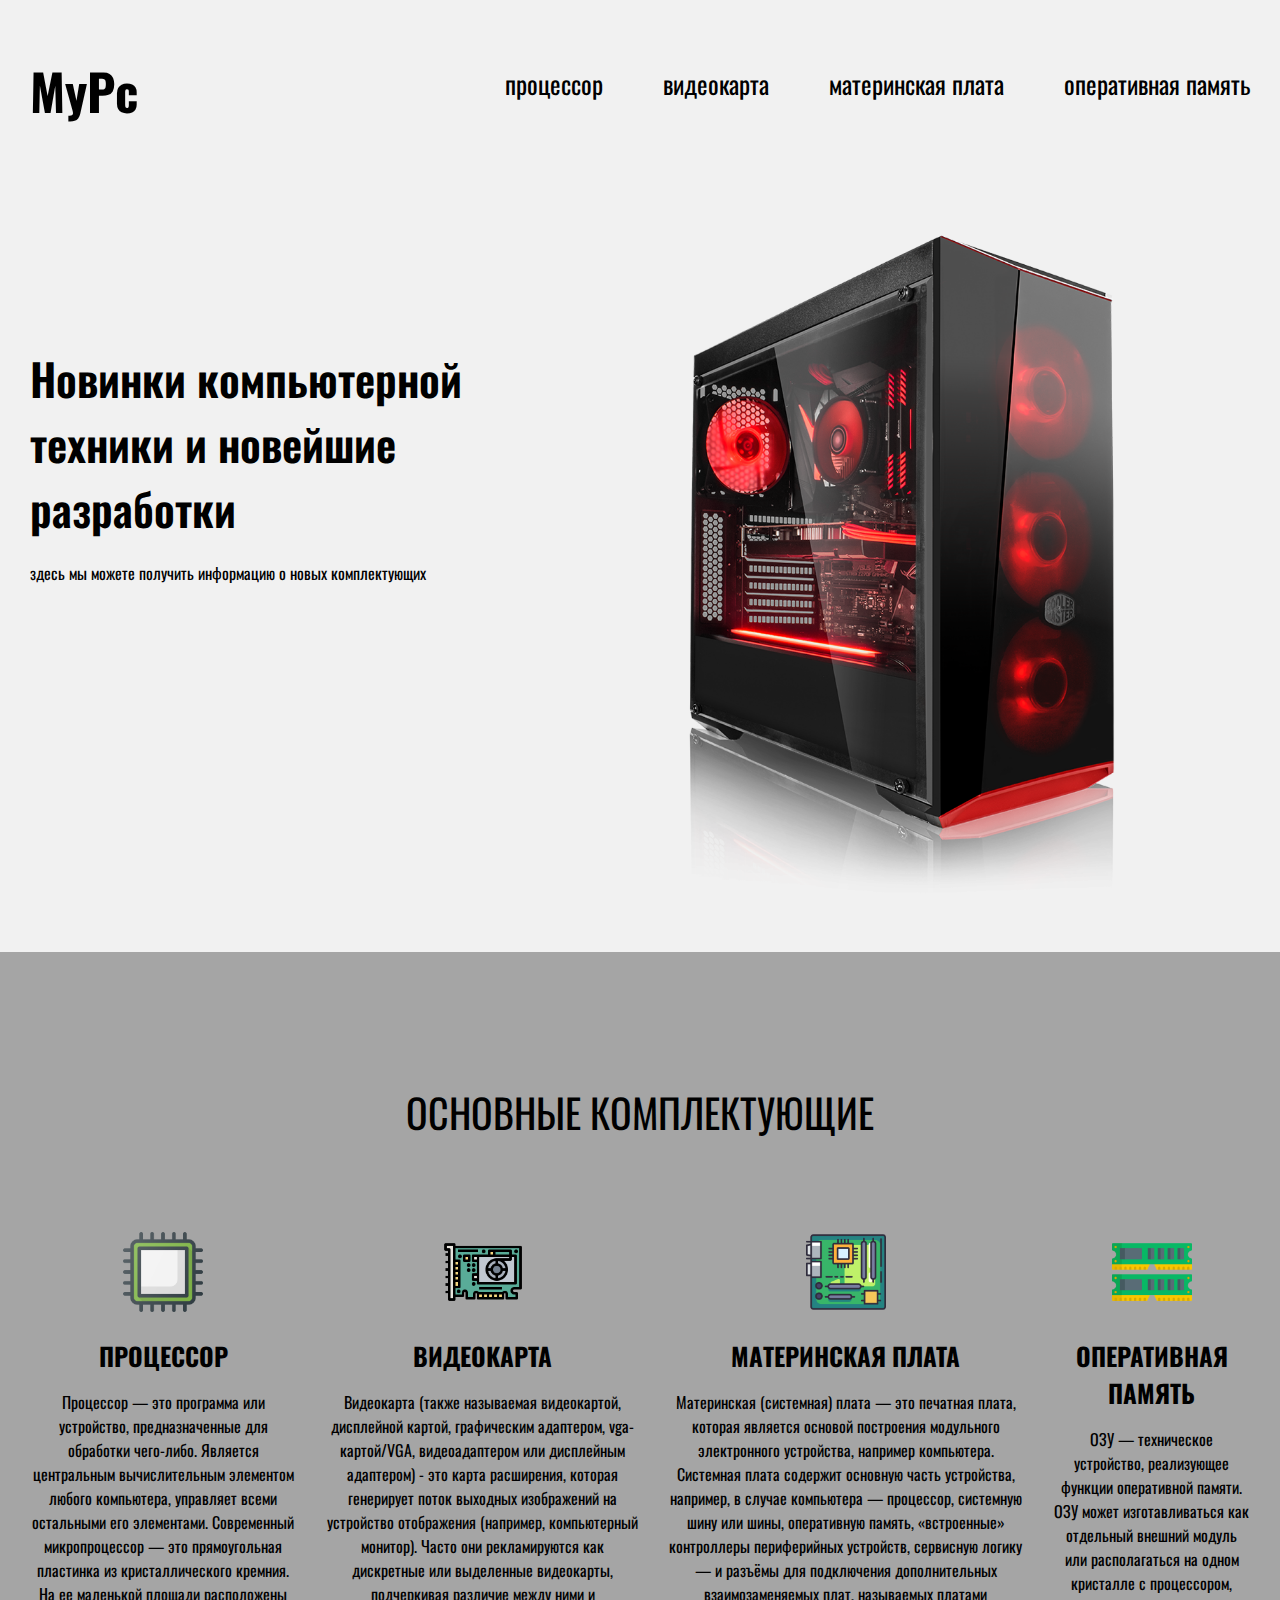
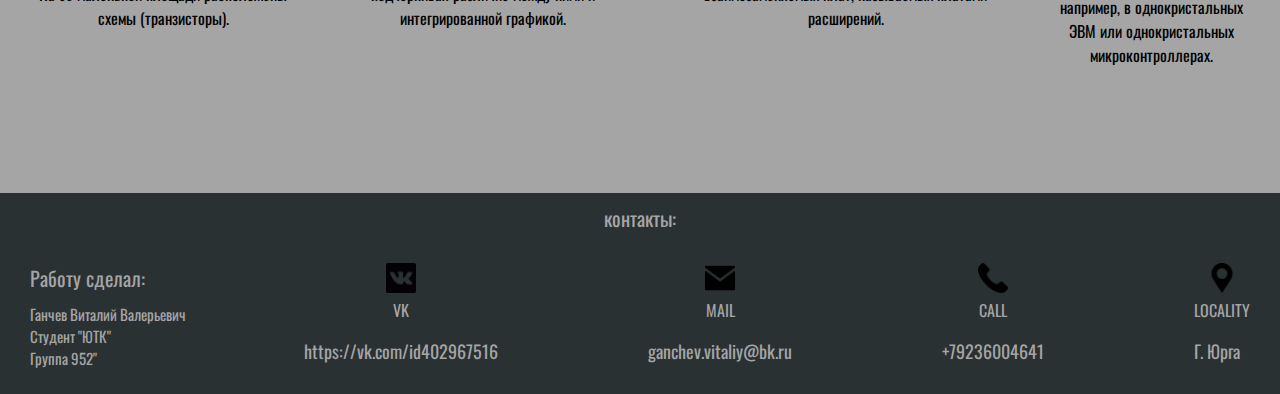
<file: index.html>
<!DOCTYPE html>
<html lang="en">
<head>
    <meta charset="UTF-8">
    <meta name="viewport" content="width=device-width, initial-scale=1.0">
    <title>Document</title>
    <link rel="stylesheet" href="./css/main.css">
</head>
<body>
    <header class="header">
        <div class="container">
            <div class="header_nav">
                <a alt="home" href="./index.html" class="logo">MyPc</a>
                <nav class="nav">
                    <ul class="nav_list">
                        <li class="nav_item"><a href="./navigation/cpu.html" class="nav_link">процессор</a></li>
                        <li class="nav_item"><a href="./navigation/gpu.html" class="nav_link">видеокарта</a></li>
                        <li class="nav_item"><a href="./navigation/mather.html" class="nav_link">материнская плата</a></li>
                        <li class="nav_item"><a href="./navigation/ozy.html" class="nav_link">оперативная память</a></li>
                    </ul>
                </nav>
            </div>
            <div class="header_row">
                <div class="heder_content">
                    <h1 class="header_heading">Новинки компьютерной техники и новейшие разработки<br></h1>
                    <p>здесь мы можете получить информацию о новых комплектующих</p>
                </div>
                <div class="heder_img">
                    <img class="pc" src="./img/header/pc.png" alt="компьютер">
                </div>
            </div>
        </div>
    </header>
    <main class="services">
        <p class="main_title">основные комплектующие</p>
        <div class="container">
            <div class="services_row">
                <div >
                    <img class="services_card_img" src="./img/main/cpu.png" alt="cpu">
                    <h3 class="services_card_title">процессор</h3>
                    <p class="p">Процессор — это программа или устройство, предназначенные для
                         обработки чего-либо. Является центральным вычислительным элементом
                         любого компьютера, управляет всеми остальными его элементами.
                         Современный микропроцессор — это прямоугольная пластинка из
                         кристаллического кремния. На ее маленькой площади расположены
                         схемы (транзисторы).</p>
                </div>
                <div>
                    <img class="services_card_img" src="./img/main/gpu.png" alt="gpu">
                    <h3 class="services_card_title">видеокарта</h3>
                    <p class="p">Видеокарта (также называемая видеокартой, дисплейной картой,
                         графическим адаптером, vga-картой/VGA, видеоадаптером или дисплейным
                         адаптером) - это карта расширения, которая генерирует поток выходных
                         изображений на устройство отображения (например, компьютерный монитор).
                         Часто они рекламируются как дискретные или выделенные видеокарты,
                         подчеркивая различие между ними и интегрированной графикой.</p>
                </div>
                <div>
                    <img class="services_card_img" src="./img/main/mather.png" alt="mather">
                    <h3 class="services_card_title">мaтеринская плата</h3>
                    <p class="p">Материнская (системная) плата — это печатная плата, которая является основой
                         построения модульного электронного устройства, например компьютера.
                        Системная плата содержит основную часть устройства, например, в случае
                         компьютера — процессор, системную шину или шины, оперативную память,
                         «встроенные» контроллеры периферийных устройств, сервисную логику — и
                         разъёмы для подключения дополнительных взаимозаменяемых плат, называемых
                         платами расширений.</p>
                </div>
                <div>
                    <img class="services_card_img" src="./img/main/ram.png" alt="ozy">
                    <h3 class="services_card_title">оперативная память</h3>
                    <p class="p">ОЗУ — техническое устройство, реализующее функции оперативной памяти.
                         ОЗУ может изготавливаться как отдельный внешний модуль или располагаться
                         на одном кристалле с процессором, например, в однокристальных ЭВМ или
                         однокристальных микроконтроллерах.</p>
                </div>
            </div>
        </div>
    </main>
    <footer class="footer">
        <div class="container">
            <p class="footer_title">контакты:</p>
            <div class="footer_card">
                <div>
                    <p class="footer_text">Работу сделал:</p>
                    <p class="footer_text_p">Ганчев Виталий Валерьевич</p>
                    <p class="footer_text_p">Студент "ЮТК"</p>
                    <p class="footer_text_p">Группа 952"</p>
                </div>
                <div class="footer_card_nav">  
                    <div>
                        <img class="footer_img" src="./img/footer/vk.png" alt="">
                        <p class="footer_main_text">vk</p>
                        <P class="footer_card_text">https://vk.com/id402967516</P>
                    </div>
                    <div>
                        <img class="footer_img" src="./img/footer/mail.png" alt="">
                        <p class="footer_main_text">mail</p>
                        <P class="footer_card_text">ganchev.vitaliy@bk.ru</P>
                    </div>
                    <div>
                        <img class="footer_img" src="./img/footer/phone.png" alt="">
                        <p class="footer_main_text">call</p>
                        <P class="footer_card_text">+79236004641</P>
                    </div>
                    <div>
                        <img class="footer_img" src="./img/footer/me.png" alt="">
                        <p class="footer_main_text">locality</p>
                        <P class="footer_card_text">Г. Юрга</P>
                    </div>
                </div> 
            </div>
        </div>
    </footer>
</body>
</html>
</file>
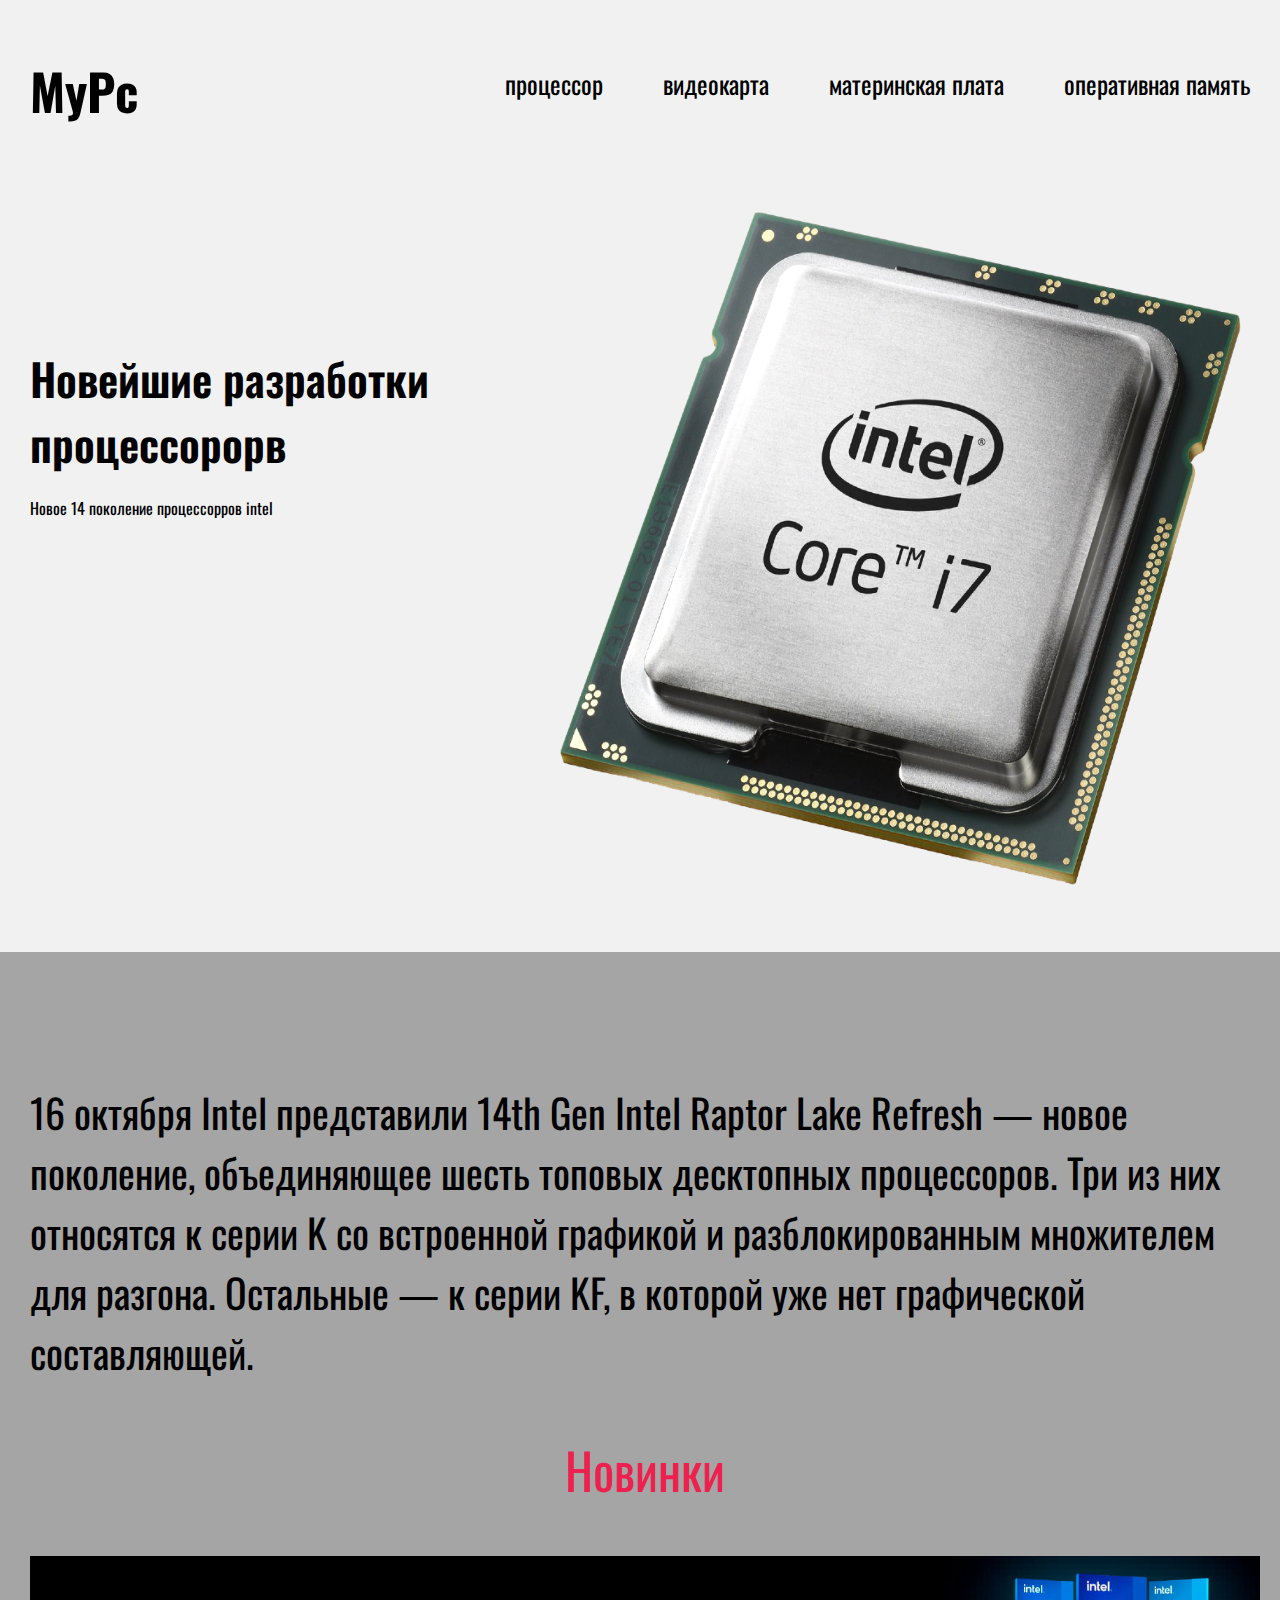
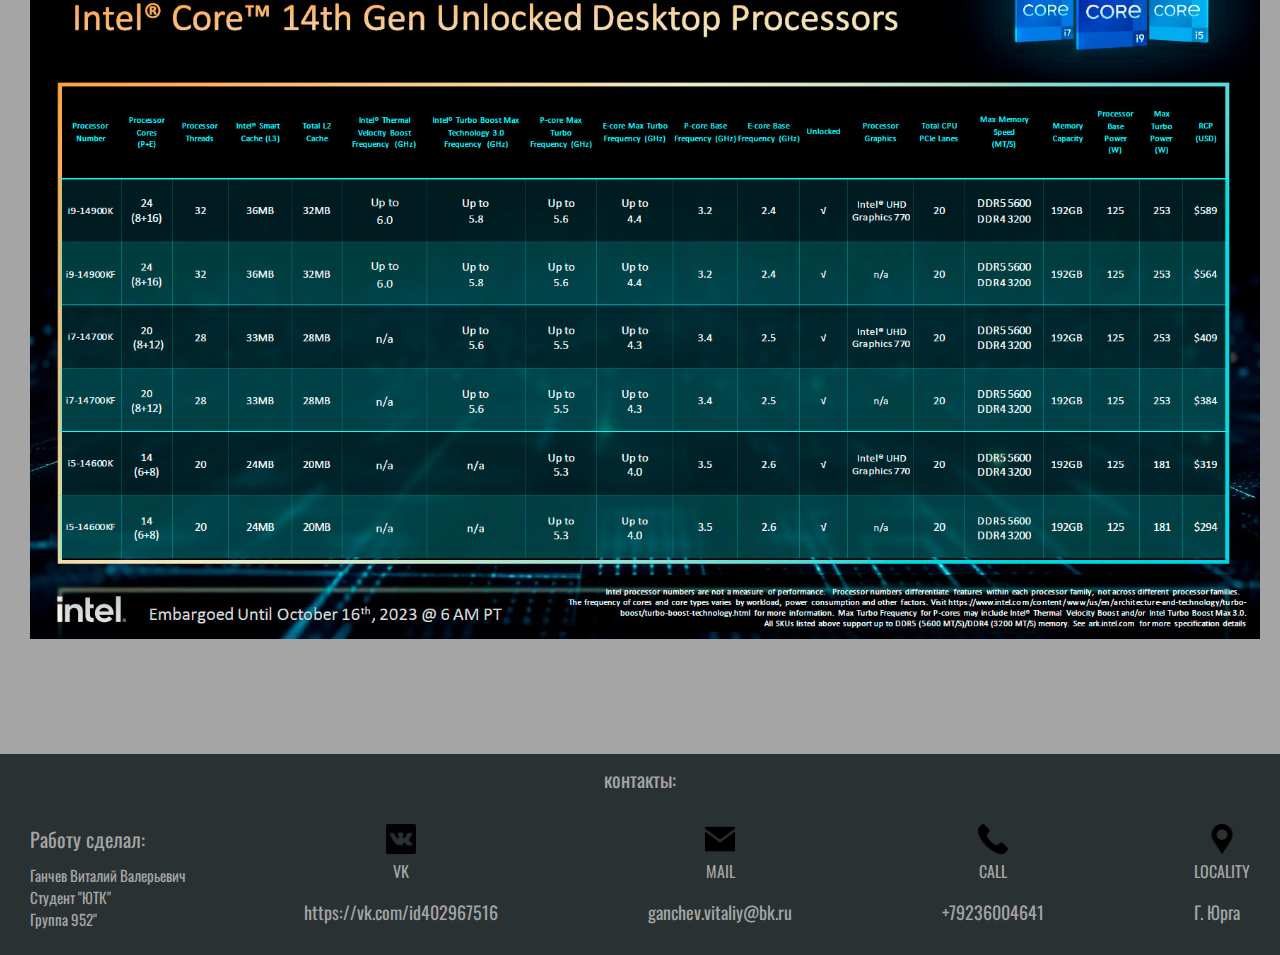
<file: navigation/cpu.html>
<!DOCTYPE html>
<html lang="en">
<head>
    <meta charset="UTF-8">
    <meta name="viewport" content="width=device-width, initial-scale=1.0">
    <title>Document</title>
    <link rel="stylesheet" href="../css/main.css">
    <link rel="stylesheet" href="../css/nav.css">
</head>
<body>
    <header class="header">
        <div class="container">
            <div class="header_nav">
                <a href="../index.html" class="logo">MyPc</a>
                <nav class="nav">
                    <ul class="nav_list">
                        <li class="nav_item"><a href="./cpu.html" class="nav_link">процессор</a></li>
                        <li class="nav_item"><a href="./gpu.html" class="nav_link">видеокарта</a></li>
                        <li class="nav_item"><a href="./mather.html" class="nav_link">материнская плата</a></li>
                        <li class="nav_item"><a href="./ozy.html" class="nav_link">оперативная память</a></li>
                    </ul>
                </nav>
            </div>
            <div class="header_row">
                <div class="heder_content">
                    <h1 class="header_heading">Новейшие разработки процессорорв<br></h1>
                    <p class="nav_text">Новое 14 поколение процессорров intel</p>
                </div>
                <div class="heder_img">
                    <img class="pc" src="../img/header/nav_cpu.png" alt="процессор">
                </div>
            </div>
            </div>
        </div>
    </header>
    <main class="services">
        <div class="container">
            <div class="services_row">
                <div>
                    <p class="nav_main_text">16 октября Intel представили 14th
                         Gen Intel Raptor Lake Refresh — новое поколение, объединяющее
                         шесть топовых десктопных процессоров. Три из них относятся к
                         серии K со встроенной графикой и разблокированным множителем
                         для разгона. Остальные — к серии KF, в которой уже нет графической
                         составляющей.
                    </p>
                    <p class="nav_main_title">
                        Новинки
                    </p>
                    <img class="img" src="../img/nav/cpu.png" alt="">
                </div>
            </div>
        </div>
    </main>
    <footer class="footer">
        <div class="container">
            <p class="footer_title">контакты:</p>
            <div class="footer_card">
                <div>
                    <p class="footer_text">Работу сделал:</p>
                    <p class="footer_text_p">Ганчев Виталий Валерьевич</p>
                    <p class="footer_text_p">Студент "ЮТК"</p>
                    <p class="footer_text_p">Группа 952"</p>
                </div>
                <div class="footer_card_nav">  
                    <div>
                        <img class="footer_img" src="../img/footer/vk.png" alt="">
                        <p class="footer_main_text">vk</p>
                        <P class="footer_card_text">https://vk.com/id402967516</P>
                    </div>
                    <div>
                        <img class="footer_img" src="../img/footer/mail.png" alt="">
                        <p class="footer_main_text">mail</p>
                        <P class="footer_card_text">ganchev.vitaliy@bk.ru</P>
                    </div>
                    <div>
                        <img class="footer_img" src="../img/footer/phone.png" alt="">
                        <p class="footer_main_text">call</p>
                        <P class="footer_card_text">+79236004641</P>
                    </div>
                    <div>
                        <img class="footer_img" src="../img/footer/me.png" alt="">
                        <p class="footer_main_text">locality</p>
                        <P class="footer_card_text">Г. Юрга</P>
                    </div>
                </div> 
            </div>
        </div>
    </footer>
</body>
</html>
</file>
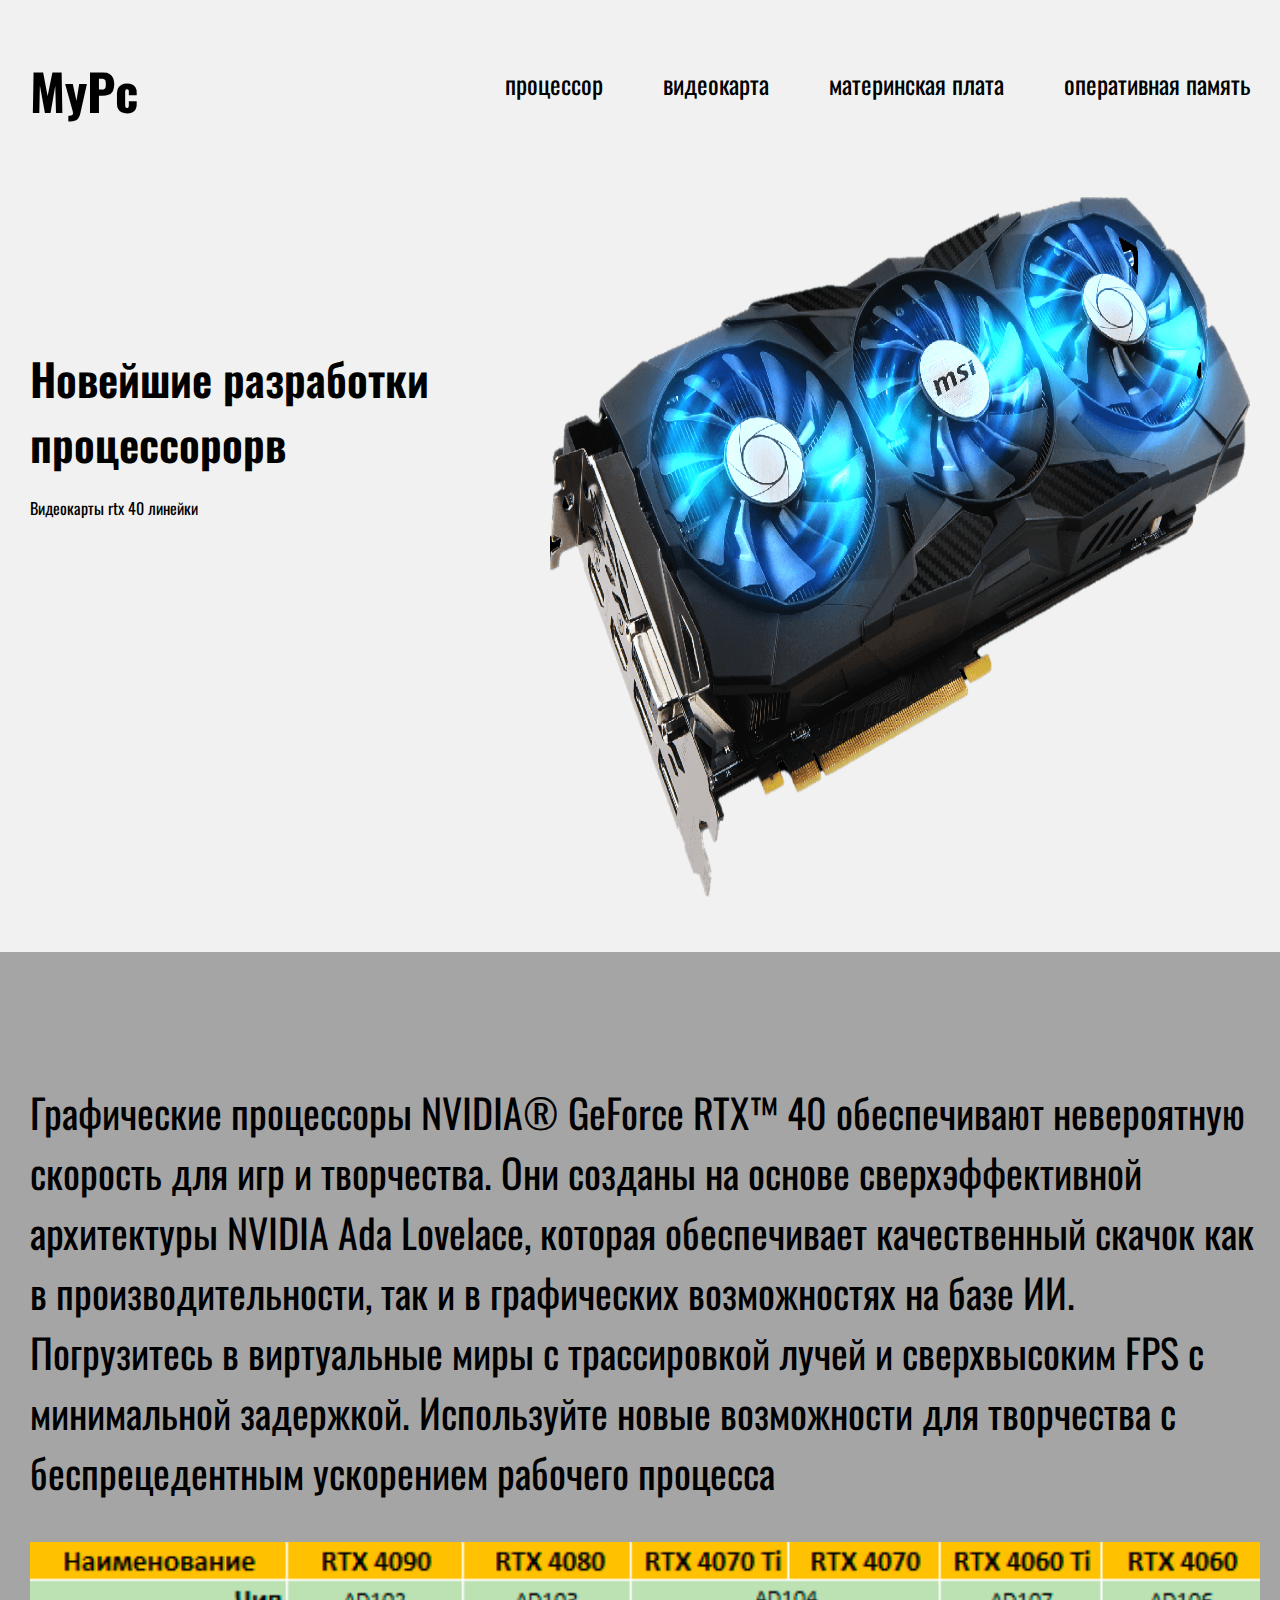
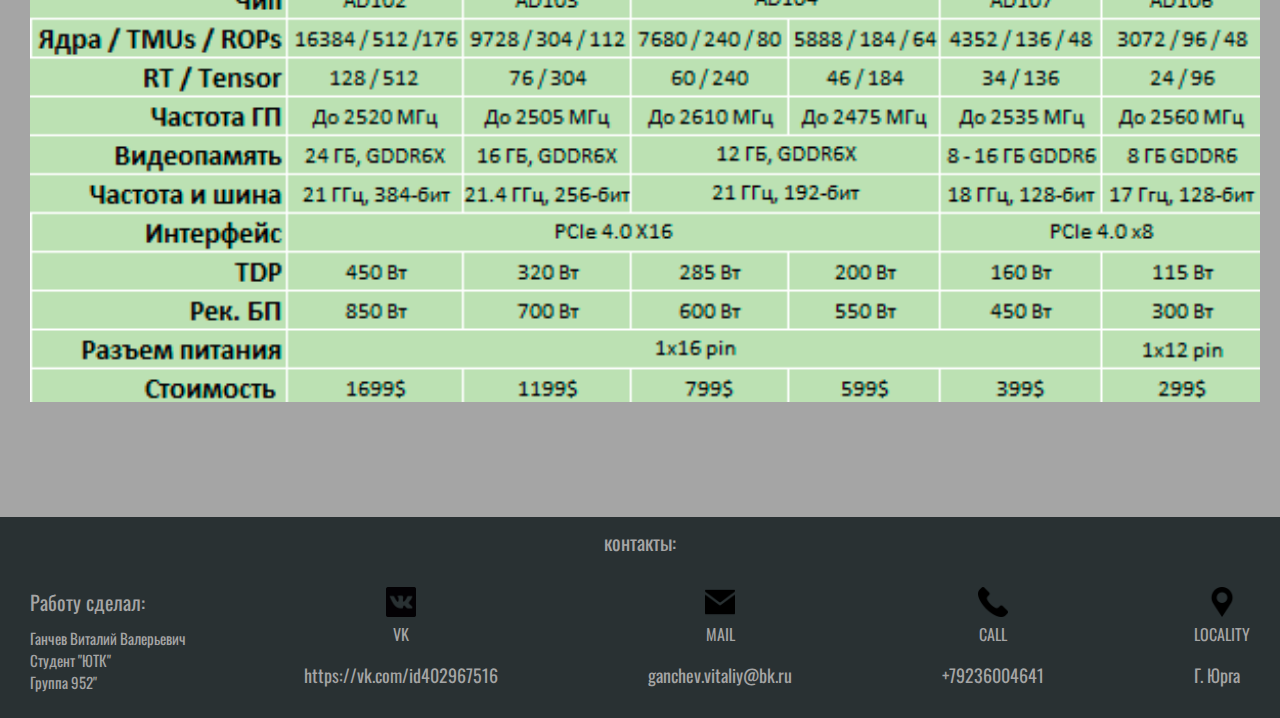
<file: navigation/gpu.html>
<!DOCTYPE html>
<html lang="en">
<head>
    <meta charset="UTF-8">
    <meta name="viewport" content="width=device-width, initial-scale=1.0">
    <title>Document</title>
    <link rel="stylesheet" href="../css/main.css">
    <link rel="stylesheet" href="../css/nav.css">
</head>
<body>
    <header class="header">
        <div class="container">
            <div class="header_nav">
                <a href="../index.html" class="logo">MyPc</a>
                <nav class="nav">
                    <ul class="nav_list">
                        <li class="nav_item"><a href="./cpu.html" class="nav_link">процессор</a></li>
                        <li class="nav_item"><a href="./gpu.html" class="nav_link">видеокарта</a></li>
                        <li class="nav_item"><a href="./mather.html" class="nav_link">материнская плата</a></li>
                        <li class="nav_item"><a href="./ozy.html" class="nav_link">оперативная память</a></li>
                    </ul>
                </nav>
            </div>
            <div class="header_row">
                <div class="heder_content">
                    <h1 class="header_heading">Новейшие разработки процессорорв<br></h1>
                    <p>Видеокарты rtx 40 линейки</p>
                </div>
                <div class="heder_img">
                    <img class="pc" src="../img/header/nav_gpu.png" alt="процессор">
                </div>
            </div>
            </div>
        </div>
    </header>
    <main class="services">
        <div class="container">
            <div class="services_row">
                <div>
                    <p class="nav_main_text">Графические процессоры NVIDIA® GeForce RTX™ 40 обеспечивают невероятную скорость для игр и творчества.
                         Они созданы на основе сверхэффективной архитектуры NVIDIA Ada Lovelace, которая обеспечивает качественный
                         скачок как в производительности, так и в графических возможностях на базе ИИ. Погрузитесь в виртуальные
                         миры с трассировкой лучей и сверхвысоким FPS с минимальной задержкой. Используйте новые возможности для
                        творчества с беспрецедентным ускорением рабочего процесса
                    </p>
                <img class="img" src="../img/nav/gpu.png" alt="">
                </div>
            </div>
        </div>
    </main>
    <footer class="footer">
        <div class="container">
            <p class="footer_title">контакты:</p>
            <div class="footer_card">
                <div>
                    <p class="footer_text">Работу сделал:</p>
                    <p class="footer_text_p">Ганчев Виталий Валерьевич</p>
                    <p class="footer_text_p">Студент "ЮТК"</p>
                    <p class="footer_text_p">Группа 952"</p>
                </div>
                <div class="footer_card_nav">  
                    <div>
                        <img class="footer_img" src="../img/footer/vk.png" alt="">
                        <p class="footer_main_text">vk</p>
                        <P class="footer_card_text">https://vk.com/id402967516</P>
                    </div>
                    <div>
                        <img class="footer_img" src="../img/footer/mail.png" alt="">
                        <p class="footer_main_text">mail</p>
                        <P class="footer_card_text">ganchev.vitaliy@bk.ru</P>
                    </div>
                    <div>
                        <img class="footer_img" src="../img/footer/phone.png" alt="">
                        <p class="footer_main_text">call</p>
                        <P class="footer_card_text">+79236004641</P>
                    </div>
                    <div>
                        <img class="footer_img" src="../img/footer/me.png" alt="">
                        <p class="footer_main_text">locality</p>
                        <P class="footer_card_text">Г. Юрга</P>
                    </div>
                </div> 
            </div>
        </div>
    </footer>
</body>
</html>
</file>
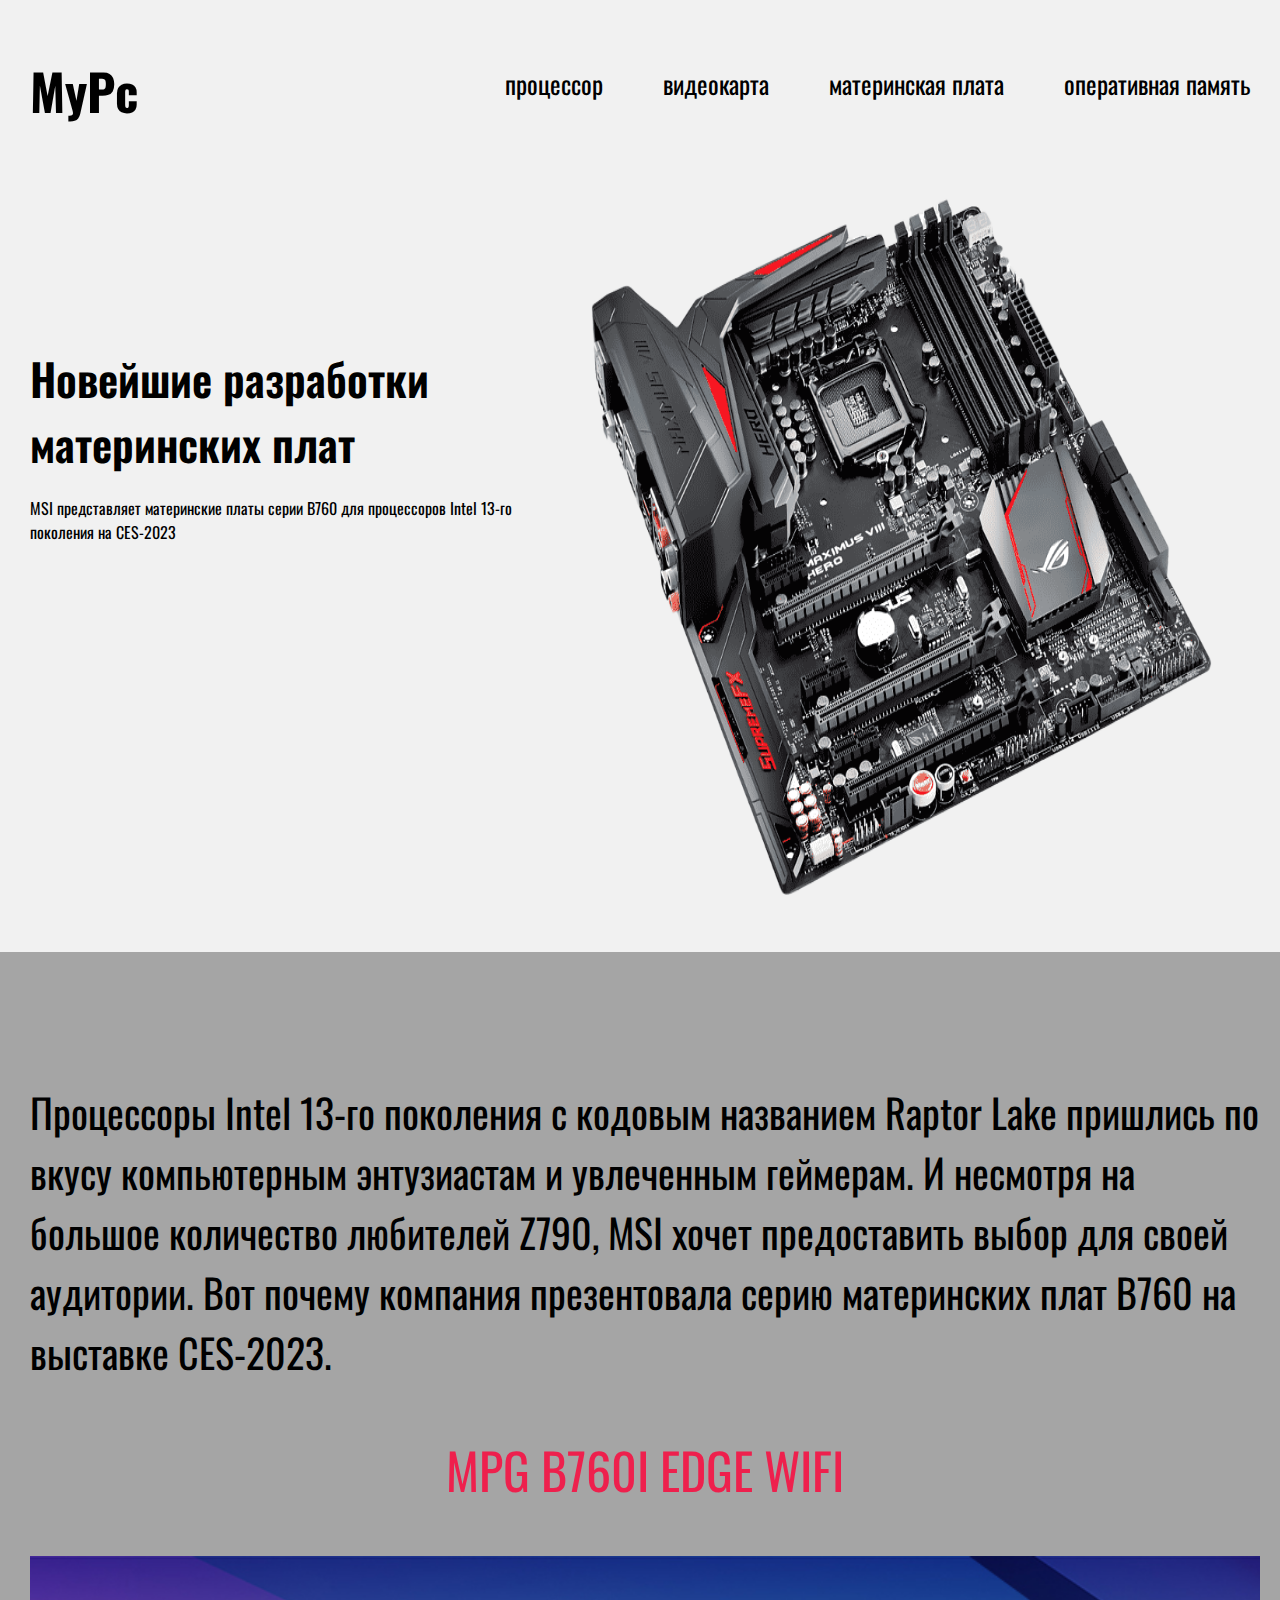
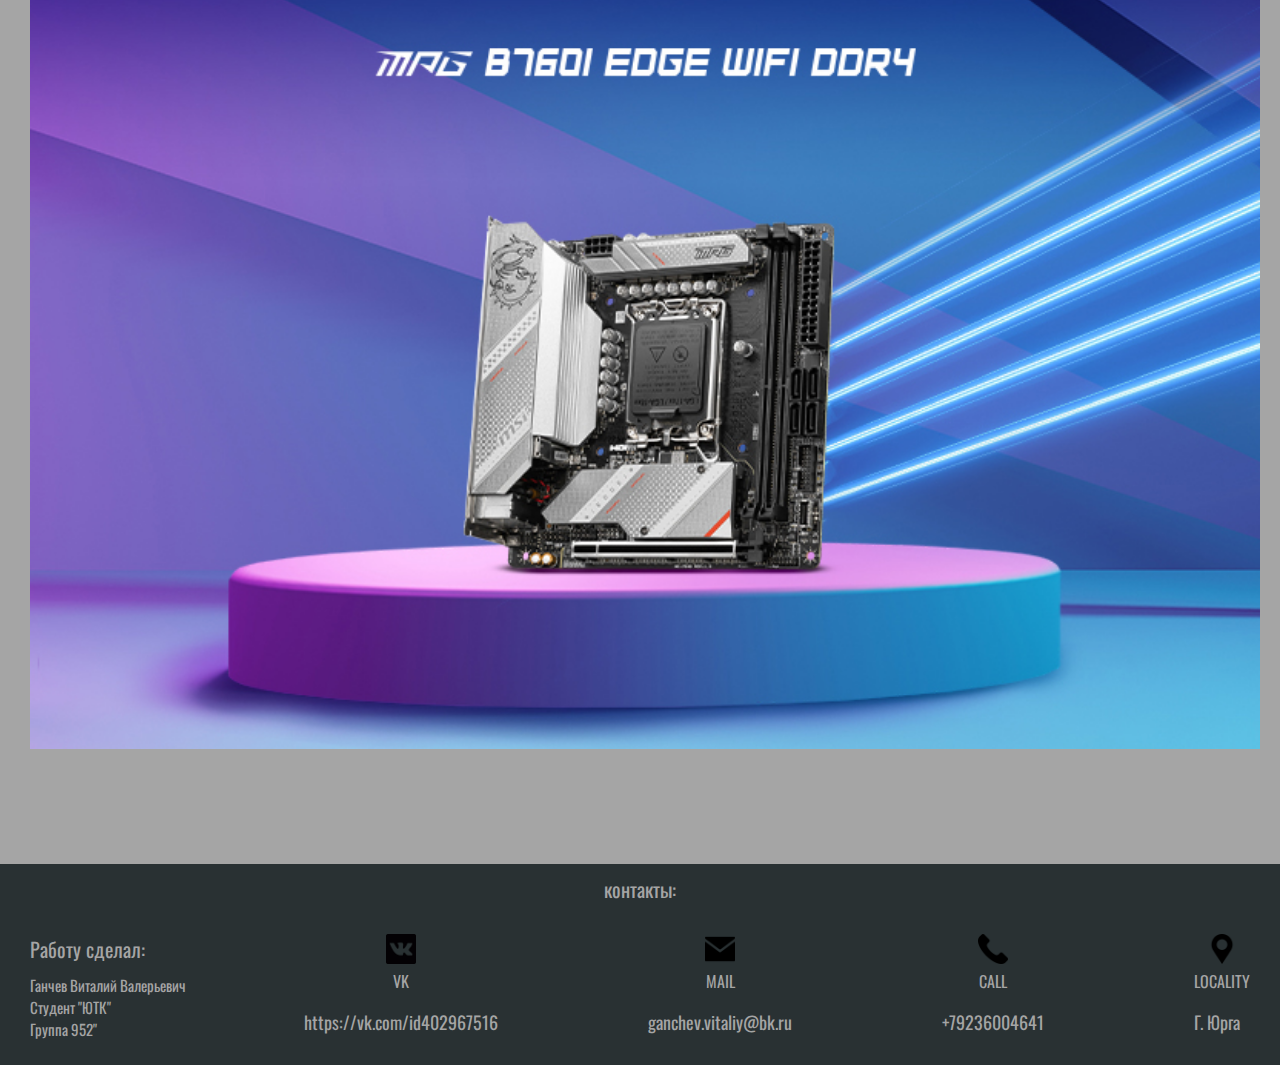
<file: navigation/mather.html>
<!DOCTYPE html>
<html lang="en">
<head>
    <meta charset="UTF-8">
    <meta name="viewport" content="width=device-width, initial-scale=1.0">
    <title>Document</title>
    <link rel="stylesheet" href="../css/main.css">
    <link rel="stylesheet" href="../css/nav.css">
</head>
<body>
    <header class="header">
        <div class="container">
            <div class="header_nav">
                <a href="../index.html" class="logo">MyPc</a>
                <nav class="nav">
                    <ul class="nav_list">
                        <li class="nav_item"><a href="./cpu.html" class="nav_link">процессор</a></li>
                        <li class="nav_item"><a href="./gpu.html" class="nav_link">видеокарта</a></li>
                        <li class="nav_item"><a href="./mather.html" class="nav_link">материнская плата</a></li>
                        <li class="nav_item"><a href="./ozy.html" class="nav_link">оперативная память</a></li>
                    </ul>
                </nav>
            </div>
            <div class="header_row">
                <div class="heder_content">
                    <h1 class="header_heading">Новейшие разработки материнских плат<br></h1>
                    <p>MSI представляет материнские платы серии B760 для процессоров Intel 13-го поколения на CES-2023</p>
                </div>
                <div class="heder_img">
                    <img class="pc" src="../img/header/nav_mather.png" alt="Материнская плата">
                </div>
        </div>
    </header>
    <main class="services">
        <div class="container">
            <div class="services_row">
                <div>
                    <p class="nav_main_text">Процессоры Intel 13-го поколения с кодовым названием
                         Raptor Lake пришлись по вкусу компьютерным энтузиастам и увлеченным геймерам.
                          И несмотря на большое количество любителей Z790, MSI хочет предоставить выбор
                           для своей аудитории. Вот почему компания презентовала серию материнских плат
                            B760 на выставке CES-2023.
                    </p>
                    <p class="nav_main_title">MPG B760I EDGE WIFI</p>
                    <img class="img" src="../img/nav/nav_mather.jpg" alt="">
                </div>
            </div>
        </div>
    </main>
    <footer class="footer">
        <div class="container">
            <p class="footer_title">контакты:</p>
            <div class="footer_card">
                <div>
                    <p class="footer_text">Работу сделал:</p>
                    <p class="footer_text_p">Ганчев Виталий Валерьевич</p>
                    <p class="footer_text_p">Студент "ЮТК"</p>
                    <p class="footer_text_p">Группа 952"</p>
                </div>
                <div class="footer_card_nav">  
                    <div>
                        <img class="footer_img" src="../img/footer/vk.png" alt="">
                        <p class="footer_main_text">vk</p>
                        <P class="footer_card_text">https://vk.com/id402967516</P>
                    </div>
                    <div>
                        <img class="footer_img" src="../img/footer/mail.png" alt="">
                        <p class="footer_main_text">mail</p>
                        <P class="footer_card_text">ganchev.vitaliy@bk.ru</P>
                    </div>
                    <div>
                        <img class="footer_img" src="../img/footer/phone.png" alt="">
                        <p class="footer_main_text">call</p>
                        <P class="footer_card_text">+79236004641</P>
                    </div>
                    <div>
                        <img class="footer_img" src="../img/footer/me.png" alt="">
                        <p class="footer_main_text">locality</p>
                        <P class="footer_card_text">Г. Юрга</P>
                    </div>
                </div> 
            </div>
        </div>
    </footer>
</body>
</html>
</file>
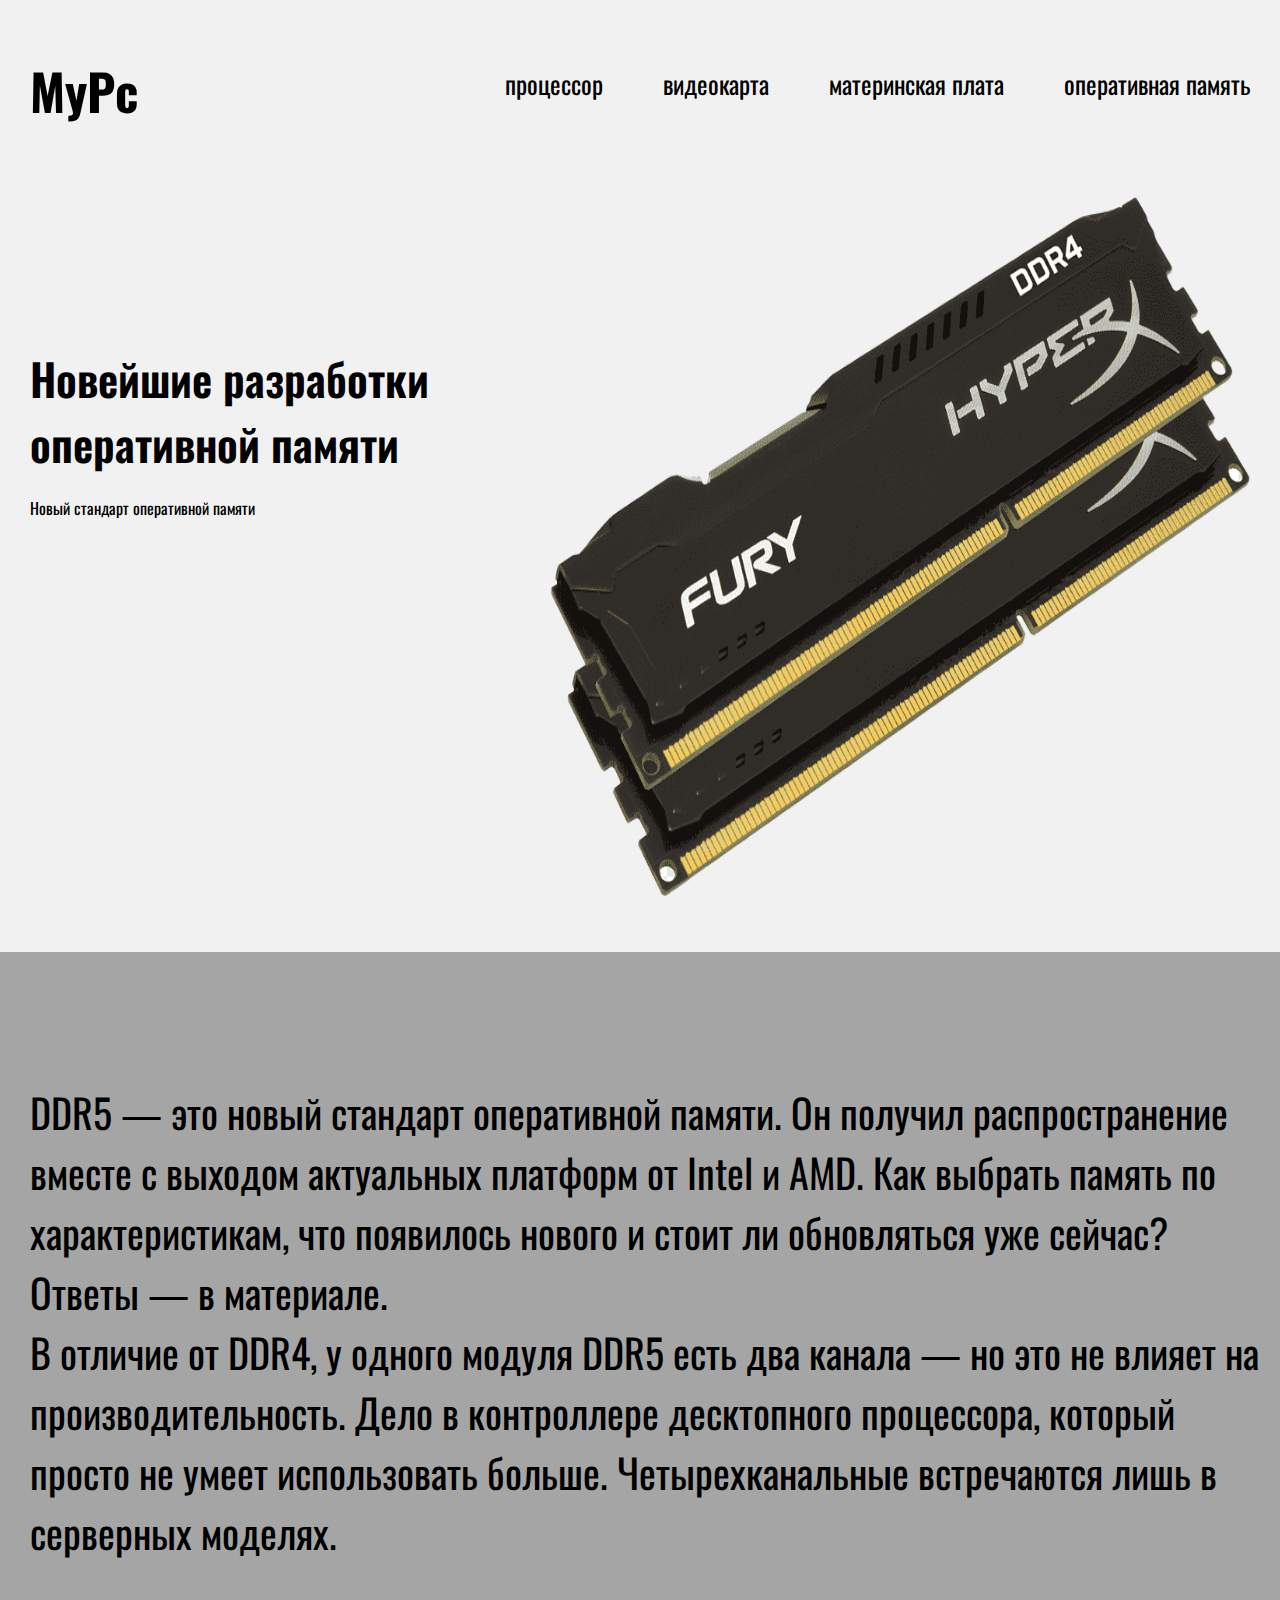
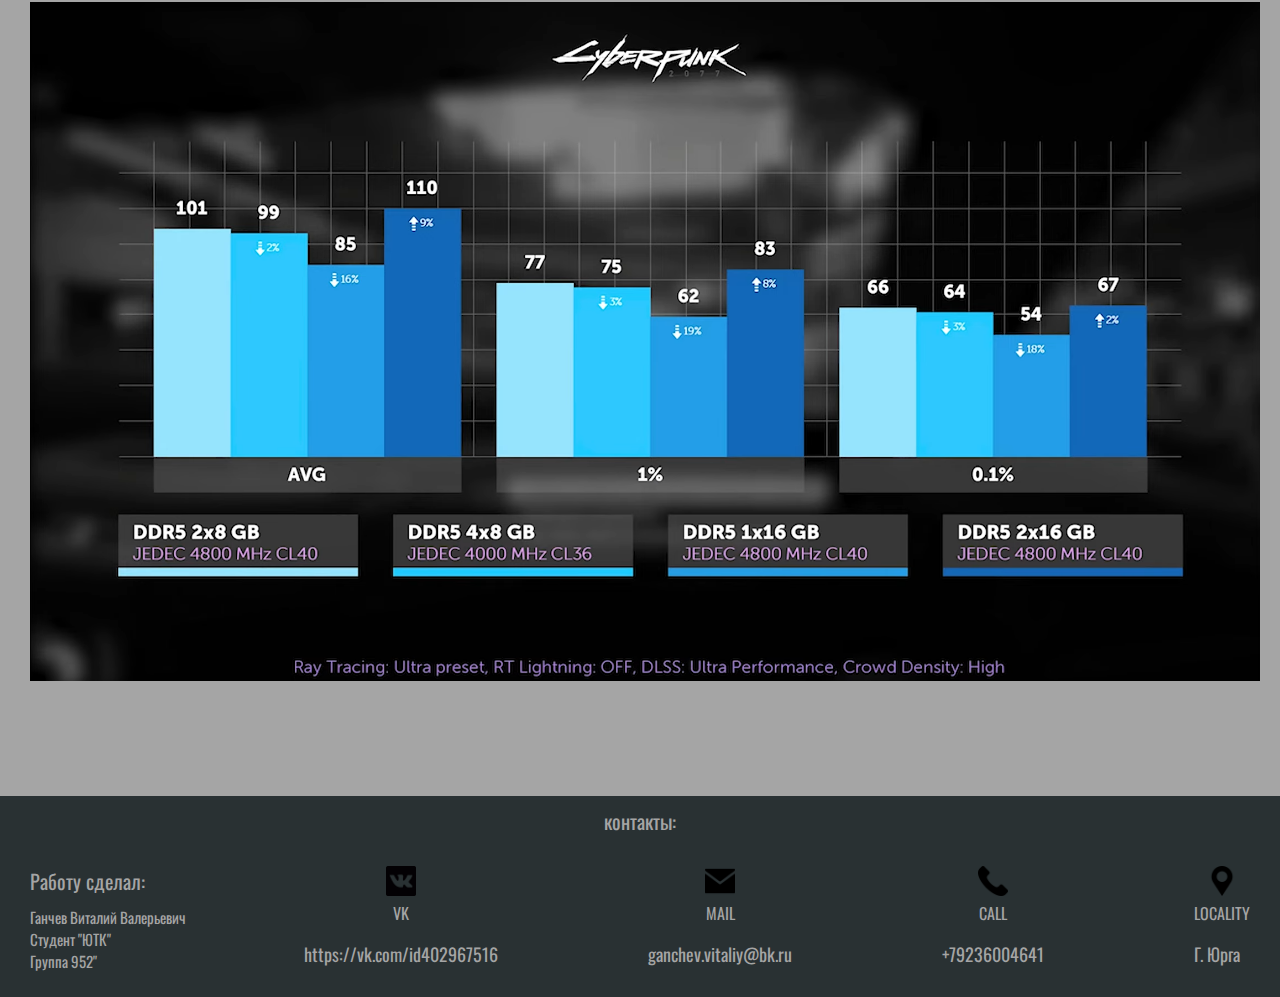
<file: navigation/ozy.html>
<!DOCTYPE html>
<html lang="en">
<head>
    <meta charset="UTF-8">
    <meta name="viewport" content="width=device-width, initial-scale=1.0">
    <title>Document</title>
    <link rel="stylesheet" href="../css/main.css">
    <link rel="stylesheet" href="../css/nav.css">
</head>
<body>
    <header class="header">
        <div class="container">
            <div class="header_nav">
                <a href="../index.html" class="logo">MyPc</a>
                <nav class="nav">
                    <ul class="nav_list">

                        <li class="nav_item"><a href="./cpu.html" class="nav_link">процессор</a></li>
                        <li class="nav_item"><a href="./gpu.html" class="nav_link">видеокарта</a></li>
                        <li class="nav_item"><a href="./mather.html" class="nav_link">материнская плата</a></li>
                        <li class="nav_item"><a href="./ozy.html" class="nav_link">оперативная память</a></li>
                    </ul>
                </nav>
            </div>
            <div class="header_row">
                <div class="heder_content">
                    <h1 class="header_heading">Новейшие разработки оперативной памяти<br></h1>
                    <p>Новый стандарт оперативной памяти</p>
                </div>
                <div class="heder_img">
                    <img class="pc" src="../img/header/nav_ram.png" alt="оперативная память">
                </div>
        </div>
    </header> 
    <main class="services">
        <div class="container">
            <div class="services_row">
                <div>
                    <p class="nav_main_text">DDR5 — это новый стандарт оперативной
                         памяти. Он получил распространение вместе с выходом актуальных
                         платформ от Intel и AMD. Как выбрать память по характеристикам,
                         что появилось нового и стоит ли обновляться уже сейчас? Ответы — в материале.<br>
                         В отличие от DDR4, у одного модуля DDR5 есть два канала — но это не влияет на производительность.
                         Дело в контроллере десктопного процессора, который просто не умеет использовать больше. Четырехканальные
                         встречаются лишь в серверных моделях.
                    </p>
                    
                    <img class="img" src="../img/nav/ozy.png" alt="">
                </div>
            </div>
        </div>
    </main>
    <footer class="footer">
        <div class="container">
            <p class="footer_title">контакты:</p>
            <div class="footer_card">
                <div>
                    <p class="footer_text">Работу сделал:</p>
                    <p class="footer_text_p">Ганчев Виталий Валерьевич</p>
                    <p class="footer_text_p">Студент "ЮТК"</p>
                    <p class="footer_text_p">Группа 952"</p>
                </div>
                <div class="footer_card_nav">  
                    <div>
                        <img class="footer_img" src="../img/footer/vk.png" alt="">
                        <p class="footer_main_text">vk</p>
                        <P class="footer_card_text">https://vk.com/id402967516</P>
                    </div>
                    <div>
                        <img class="footer_img" src="../img/footer/mail.png" alt="">
                        <p class="footer_main_text">mail</p>
                        <P class="footer_card_text">ganchev.vitaliy@bk.ru</P>
                    </div>
                    <div>
                        <img class="footer_img" src="../img/footer/phone.png" alt="">
                        <p class="footer_main_text">call</p>
                        <P class="footer_card_text">+79236004641</P>
                    </div>
                    <div>
                        <img class="footer_img" src="../img/footer/me.png" alt="">
                        <p class="footer_main_text">locality</p>
                        <P class="footer_card_text">Г. Юрга</P>
                    </div>
                </div> 
            </div>
        </div>
    </footer>
</body>
</html>
</file>
<file: css/main.css>
/* header */
@import url('https://fonts.googleapis.com/css2?family=Oswald:wght@400;500;600;700&display=swap');
body{
    color: black;
    font-family: 'Oswald', sans-serif;
    font-size: 14;
    background-color: #a5a5a5;
    margin: 0;
}
.header{
    background-color: #f1f1f1;
    padding-top: 40px;
}
.container{
    max-width: 1230px;
    padding: 0 30px;
    margin: 0 auto;
}
.header_nav{
    display: flex;
    justify-content: space-between;
    align-items: flex-end;
    margin-bottom: 70px;
}
.logo{
    font-weight: 700;
    font-size: 50px;
    color: black;
    text-decoration: none;
}

/* navigation */
.nav_list{
list-style-type: none;
display: flex;
column-gap: 60px;
font-weight: 500px;
font-size: 25px;
}

.nav_link{
text-decoration: none;
color: #000;
transition: all 0.2s ease;
}

.nav_link:hover{
    color: #EE204D;
}

/* heder_content */
.header_row{
    display: flex;
    justify-content: space-between;
    column-gap: 30px;
}
.heder_content{
    margin-top: 120px;
    max-width: 500px;
}
.header_heading{
    margin-bottom: 20px;
    font-weight: 600;
    font-size: 44px;
}
.heder_content.p{
    line-height: 2;
}
.pc{
    width: 700px;
    height: 700px;
    margin-bottom: 50px;
}

/* main */
.services{
    padding: 90px 0;
}
.main_title{ 
    padding-bottom: 50px;
    font-size: 40px;
    text-transform: uppercase;
    text-align: center;
}
.services_row{
    display: flex;
    column-gap: 30px;
}
.services_card_img{
    margin-bottom: 30px;
    width: 80px;
    overflow: hidden;
    display: block;
    margin: auto;
    -webkit-transition: all 0.5s ease;
    transition: all 0.5s ease;
}
.services_card_img:hover{
    border-radius: 50%;
    -webkit-transform: rotate(360deg);
    transform: rotate(360deg);
    border: 1px double #EE204D;
}

.services_card_title{
    margin-bottom: 10px;
    font-size: 600;
    font-size: 25px;
    text-align: center;
    text-transform: uppercase;
}
.p{
    font-size: 10;
    text-align: center;
}

/* footer */
.footer{
    background-color:#293133;
    
}

.footer_title{
    color: #a5a5a5;
    text-align: center;
    font-size: 20px;
    padding: 10px;
}
.footer_card{
   display: flex;
    justify-content: space-between; 
}
.footer_card_nav{
    display: flex;
    column-gap: 150px;
}

.footer_text{
    color: #a5a5a5;
    margin: 0;
    padding-bottom: 10px;
    font-size: 20px;
}
.footer_text_p{
    color: #a5a5a5;
    margin: 0;
    font-size: 15px;
}

.footer_img{
    margin-bottom: 3%;
    width: 30px;   
    display: block;
    margin: auto;
}
.footer_main_text{
    color: #a5a5a5;
    text-align: center;
    margin-top: 5px;
    text-transform: uppercase;
}
.footer_card_text{  
    color: #a5a5a5;
    font-size: 18px;
    margin-top: 10px;
    margin-bottom: 30px;
    
}
</file>
<file: css/nav.css>
.nav_main_text{
    font-size: 40px;
    

}
.nav_main_title{
    font-size: 50px;
    color: #EE204D;
    text-align: center;
}
.img{
    width: 1230px;
}
</file>
